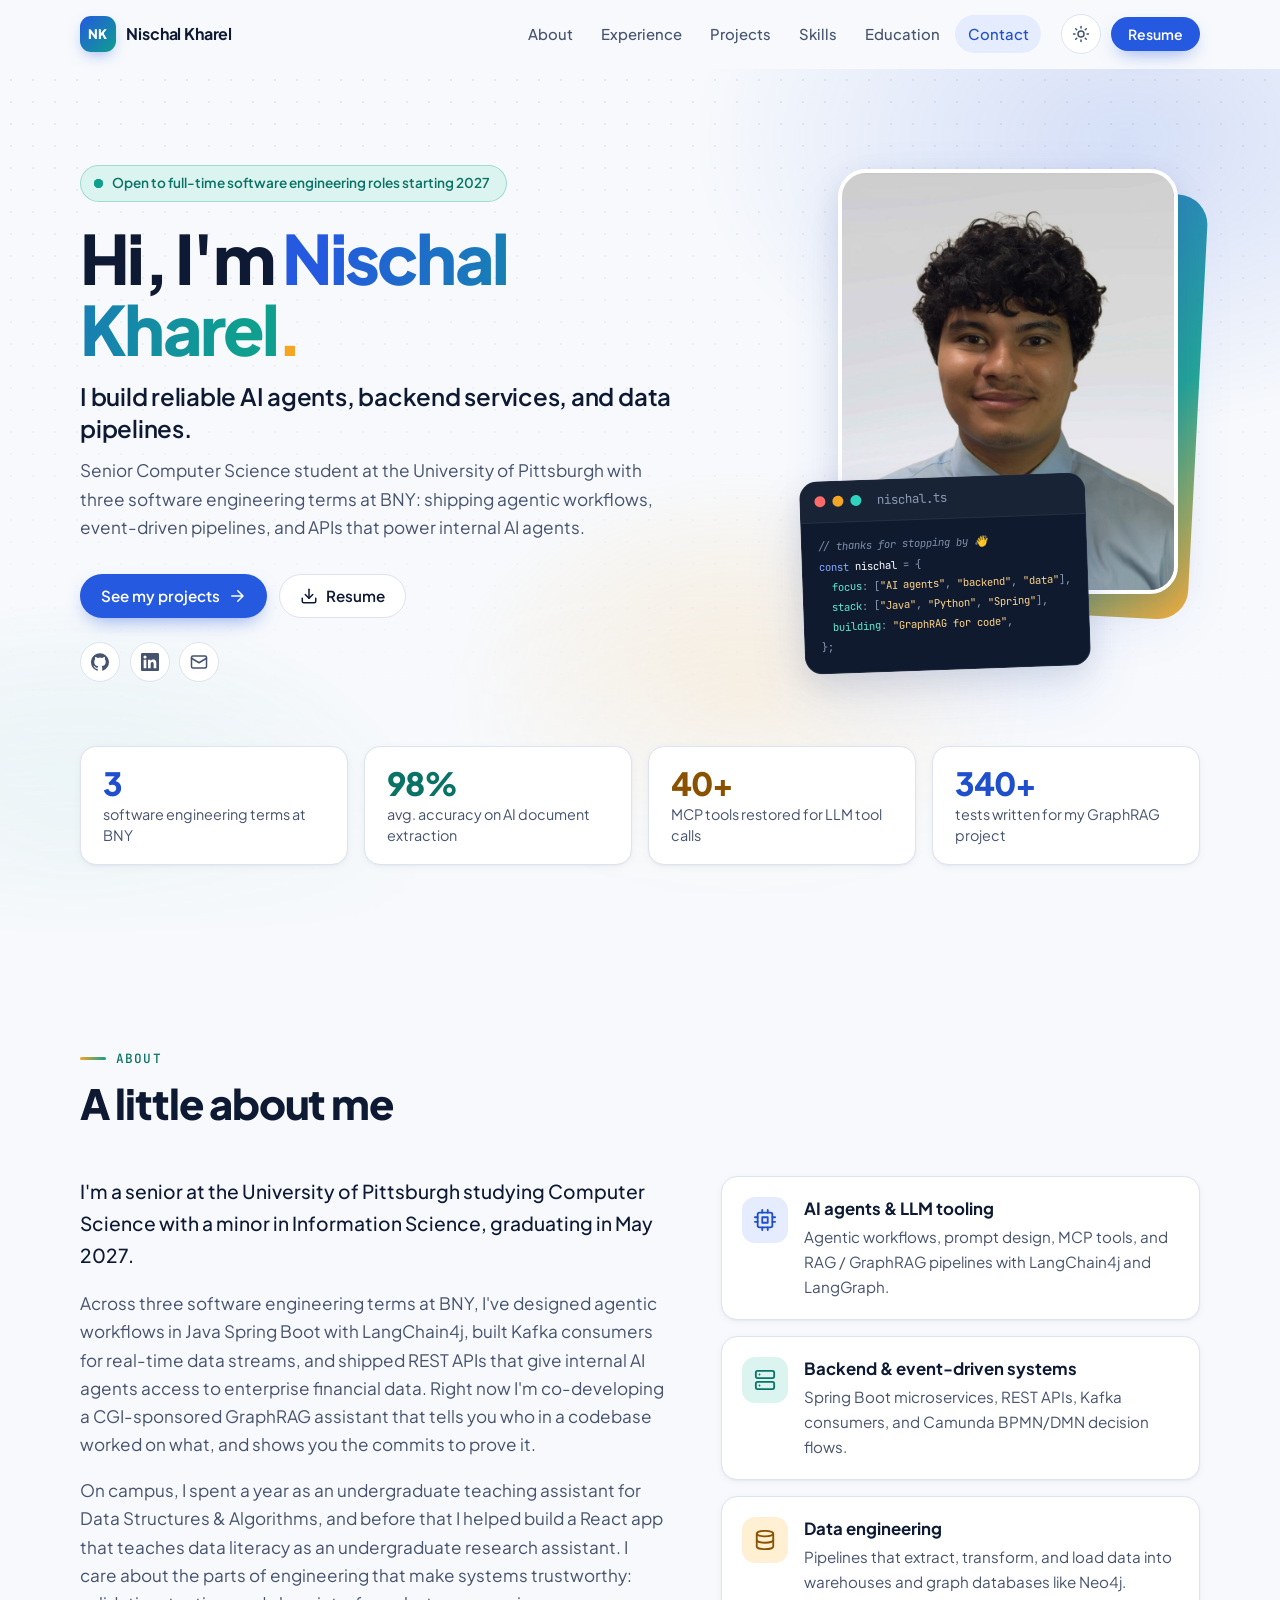
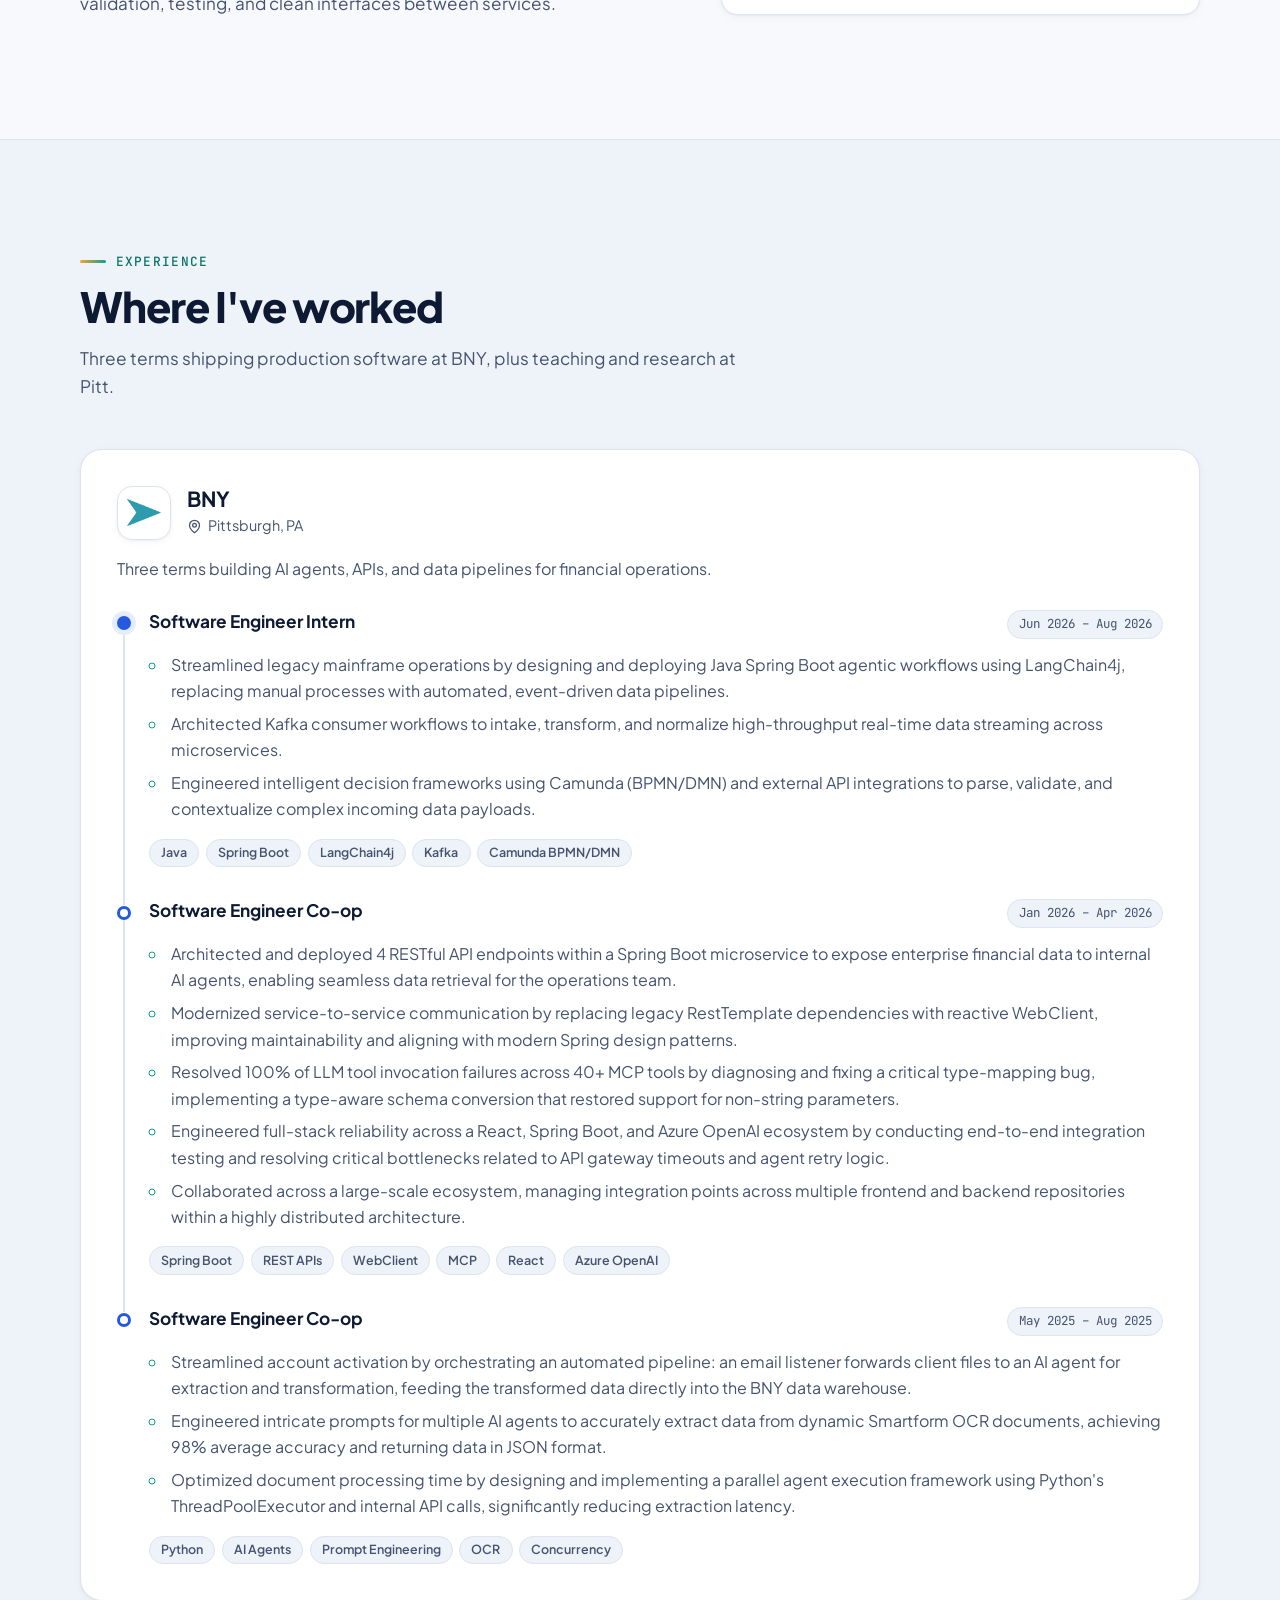
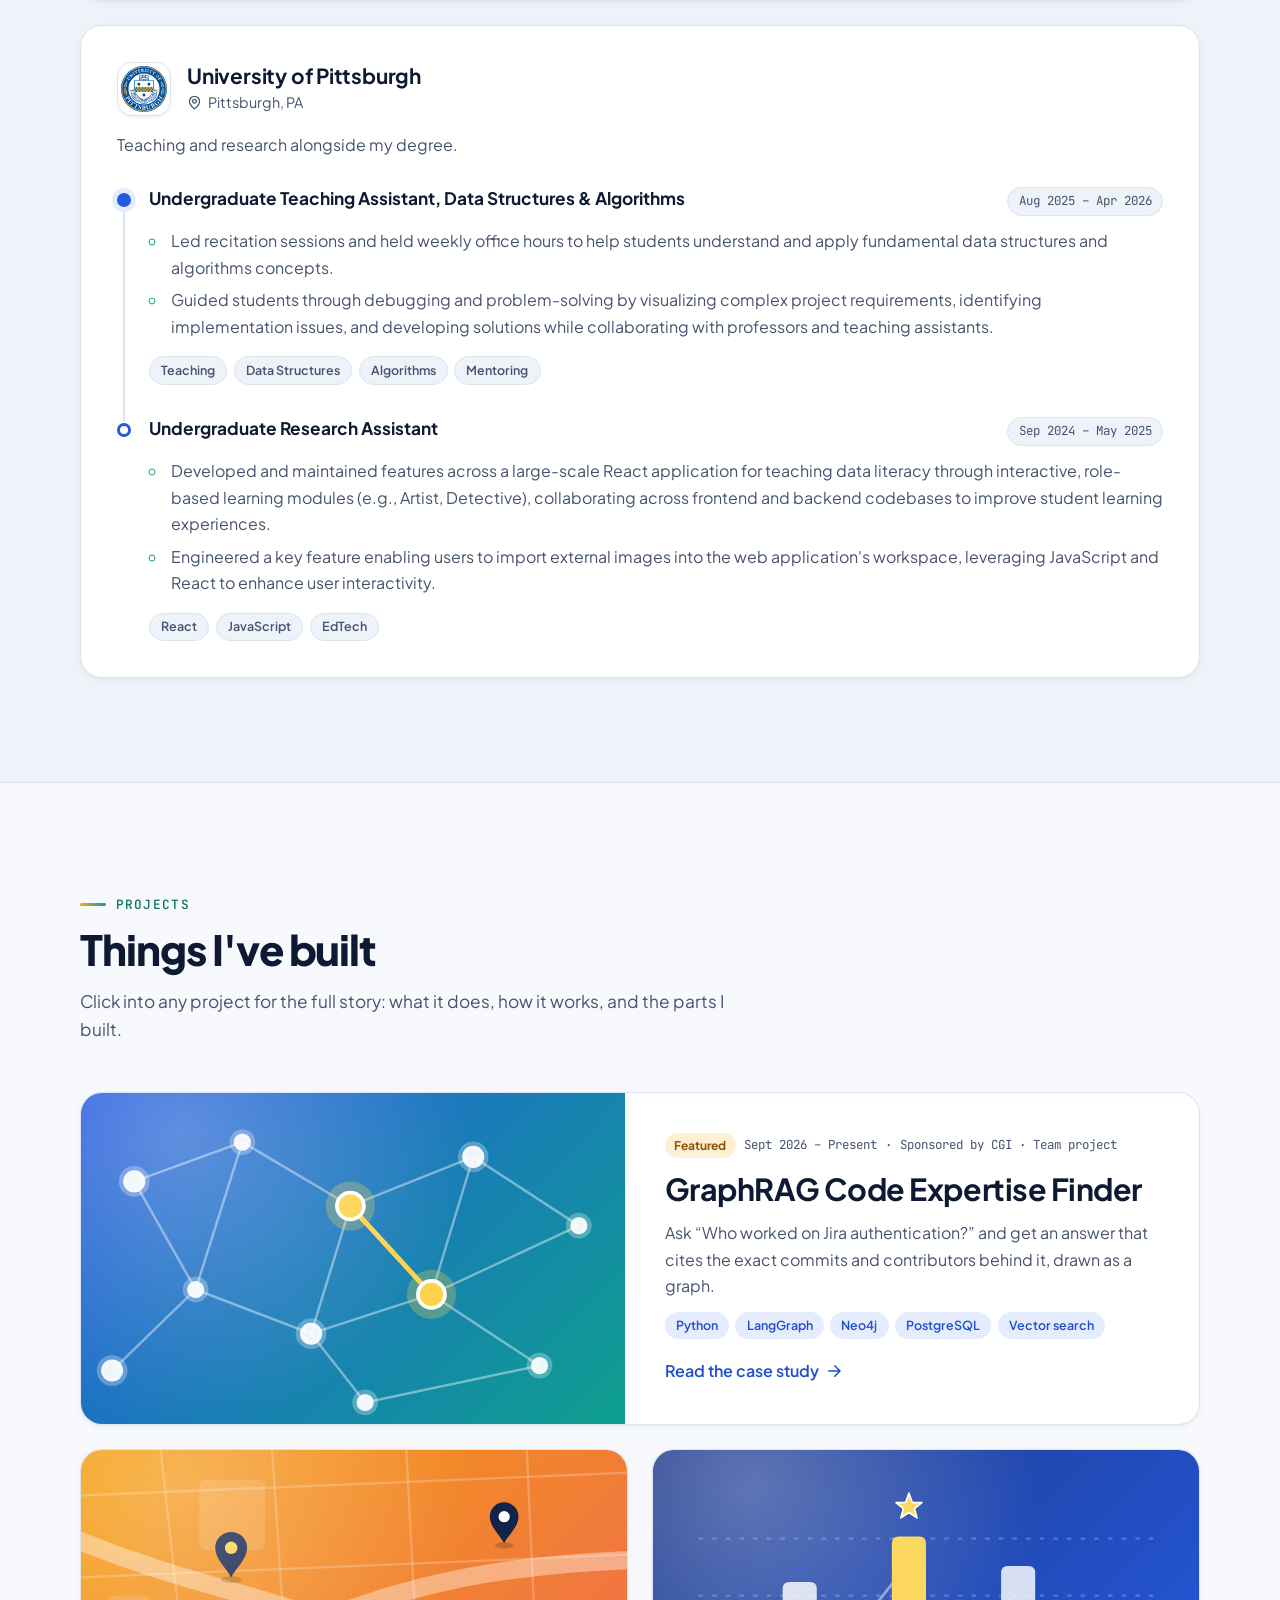
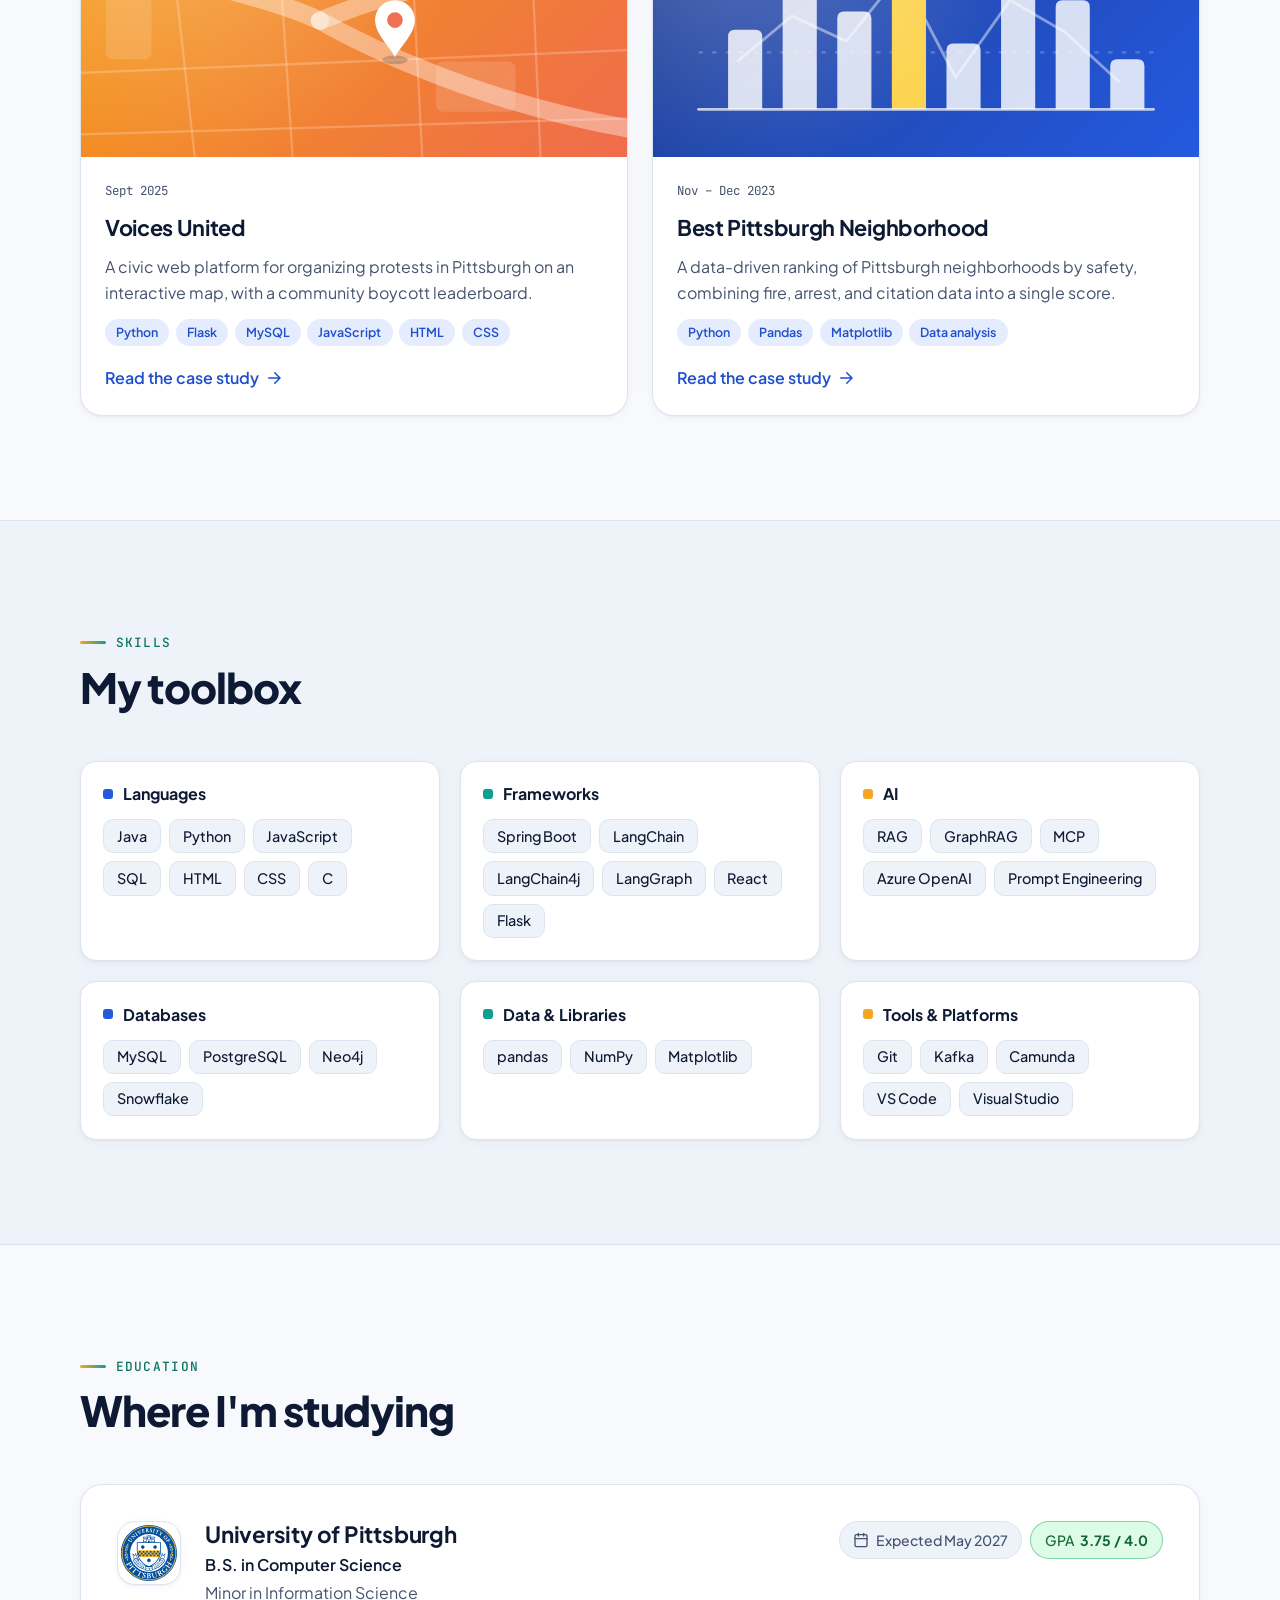
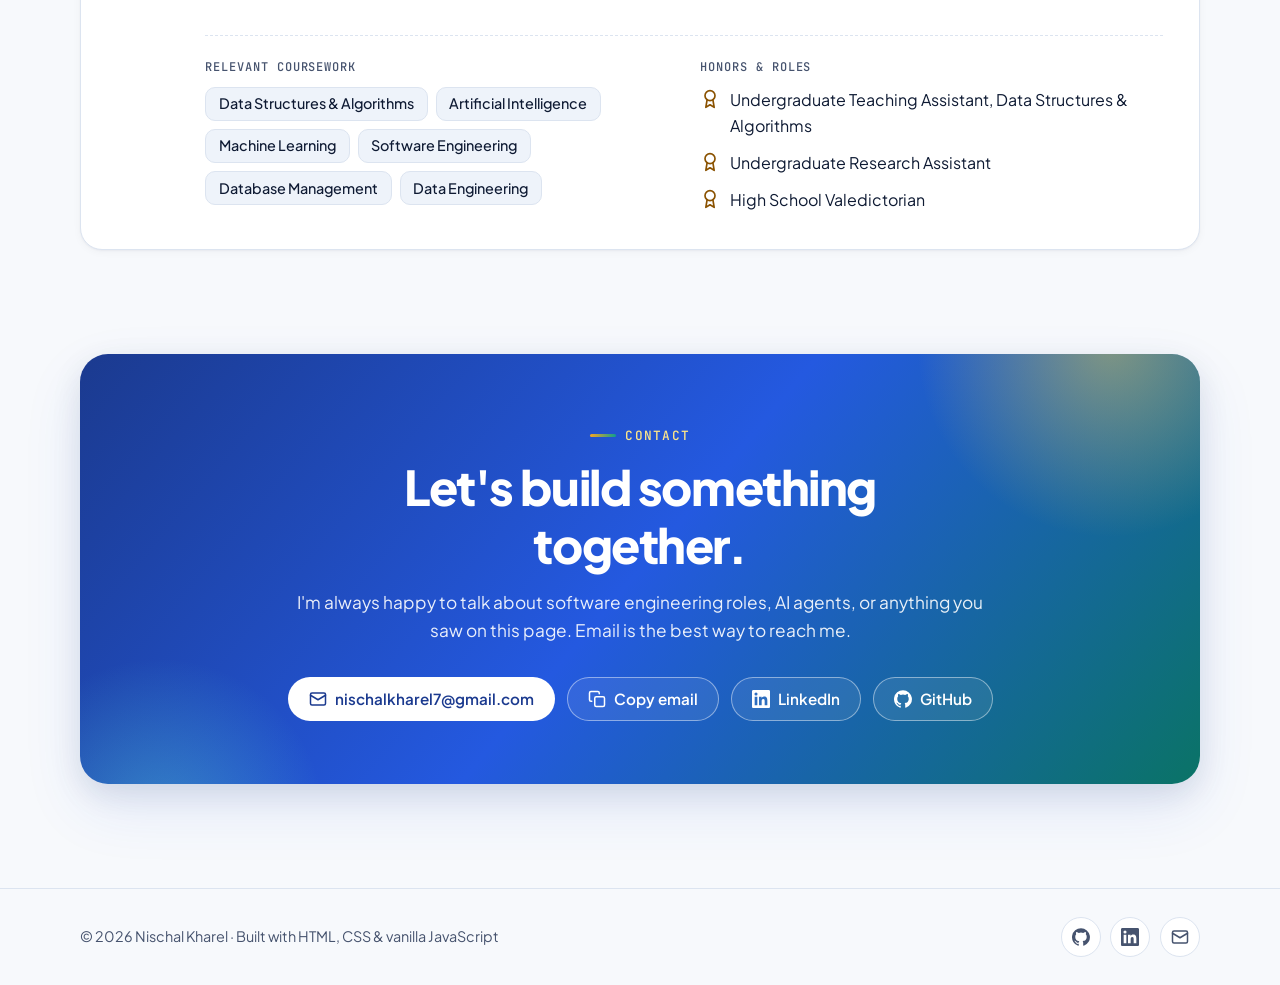
<file: index.html>
<!DOCTYPE html>
<html lang="en">
<head>
  <meta charset="UTF-8" />
  <meta name="viewport" content="width=device-width, initial-scale=1" />
  <title>Nischal Kharel · Software Engineer</title>
  <meta name="description" content="Nischal Kharel is a senior Computer Science student at the University of Pittsburgh who builds AI agents, backend services, and data pipelines. Three software engineering terms at BNY." />
  <meta name="author" content="Nischal Kharel" />
  <meta name="theme-color" content="#F7F9FC" />
  <link rel="canonical" href="https://nischal-kharel.github.io/" />

  <!-- Link previews (LinkedIn, Slack, iMessage, etc.). Image URLs must be absolute. -->
  <meta property="og:type" content="website" />
  <meta property="og:site_name" content="Nischal Kharel" />
  <meta property="og:url" content="https://nischal-kharel.github.io/" />
  <meta property="og:title" content="Nischal Kharel · Software Engineer" />
  <meta property="og:description" content="I build reliable AI agents, backend services, and data pipelines. CS @ Pitt '27 · 3 SWE terms at BNY." />
  <meta property="og:image" content="https://nischal-kharel.github.io/assets/og-image.jpg" />
  <meta property="og:image:width" content="1200" />
  <meta property="og:image:height" content="630" />
  <meta property="og:image:alt" content="Nischal Kharel, software engineer. Portfolio preview with headshot." />
  <meta name="twitter:card" content="summary_large_image" />

  <link rel="icon" href="assets/favicon.svg" type="image/svg+xml" />
  <link rel="preconnect" href="https://fonts.googleapis.com" />
  <link rel="preconnect" href="https://fonts.gstatic.com" crossorigin />
  <link href="https://fonts.googleapis.com/css2?family=JetBrains+Mono:wght@400;500&family=Plus+Jakarta+Sans:wght@400;500;600;700;800&display=swap" rel="stylesheet" />
  <link rel="stylesheet" href="css/styles.css" />

  <!-- Set the theme before first paint to avoid a light/dark flash -->
  <script>
    (function () {
      var d = document.documentElement;
      d.classList.add("js");
      try {
        var t = localStorage.getItem("theme");
        if (!t) t = window.matchMedia("(prefers-color-scheme: dark)").matches ? "dark" : "light";
        d.dataset.theme = t;
      } catch (e) {}
    })();
  </script>
  <script src="js/data.js" defer></script>
  <script src="js/common.js" defer></script>
  <script src="js/main.js" defer></script>
</head>
<body>
  <a class="skip-link" href="#main">Skip to content</a>

  <header class="site-header">
    <nav class="nav container" aria-label="Primary">
      <a class="brand" href="#top" aria-label="Nischal Kharel, back to top">
        <span class="brand-mark" aria-hidden="true">NK</span>
        <span class="brand-name">Nischal Kharel</span>
      </a>
      <button class="nav-toggle icon-btn" type="button" aria-expanded="false" aria-controls="nav-menu" aria-label="Open menu">
        <svg viewBox="0 0 24 24" fill="none" stroke="currentColor" stroke-width="2" stroke-linecap="round" aria-hidden="true"><path class="bar-top" d="M4 7h16"/><path class="bar-mid" d="M4 12h16"/><path class="bar-bot" d="M4 17h16"/></svg>
      </button>
      <div class="nav-menu" id="nav-menu">
        <ul class="nav-links">
          <li><a href="#about">About</a></li>
          <li><a href="#experience">Experience</a></li>
          <li><a href="#projects">Projects</a></li>
          <li><a href="#skills">Skills</a></li>
          <li><a href="#education">Education</a></li>
          <li><a href="#contact">Contact</a></li>
        </ul>
        <div class="nav-actions">
          <button class="icon-btn theme-toggle" type="button" data-theme-toggle aria-label="Toggle dark mode"></button>
          <a class="btn btn-primary btn-small" data-resume-link href="assets/Nischal_Kharel_Resume.pdf" target="_blank" rel="noopener">Resume</a>
        </div>
      </div>
    </nav>
  </header>

  <main id="main">
    <span id="top" class="anchor-top" aria-hidden="true"></span>

    <section class="hero" aria-label="Introduction">
      <div class="hero-bg" aria-hidden="true"></div>
      <div class="container" id="hero-content">
        <noscript>
          <h1 class="hero-title">Nischal Kharel</h1>
          <p class="hero-headline">Software engineer · CS @ University of Pittsburgh</p>
          <p>This site needs JavaScript to show its content. You can reach me at
            <a href="mailto:nischalkharel7@gmail.com">nischalkharel7@gmail.com</a> or on
            <a href="https://www.linkedin.com/in/nischalkharel5/">LinkedIn</a>.</p>
        </noscript>
      </div>
    </section>

    <section class="section" id="about" aria-labelledby="about-title">
      <div class="container">
        <header class="section-head reveal">
          <p class="eyebrow">About</p>
          <h2 class="section-title" id="about-title">A little about me</h2>
        </header>
        <div id="about-content"></div>
      </div>
    </section>

    <section class="section section-alt" id="experience" aria-labelledby="experience-title">
      <div class="container">
        <header class="section-head reveal">
          <p class="eyebrow">Experience</p>
          <h2 class="section-title" id="experience-title">Where I've worked</h2>
          <p class="section-lead">Three terms shipping production software at BNY, plus teaching and research at Pitt.</p>
        </header>
        <div class="experience-list" id="experience-list"></div>
      </div>
    </section>

    <section class="section" id="projects" aria-labelledby="projects-title">
      <div class="container">
        <header class="section-head reveal">
          <p class="eyebrow">Projects</p>
          <h2 class="section-title" id="projects-title">Things I've built</h2>
          <p class="section-lead">Click into any project for the full story: what it does, how it works, and the parts I built.</p>
        </header>
        <div class="projects-grid" id="projects-grid"></div>
      </div>
    </section>

    <section class="section section-alt" id="skills" aria-labelledby="skills-title">
      <div class="container">
        <header class="section-head reveal">
          <p class="eyebrow">Skills</p>
          <h2 class="section-title" id="skills-title">My toolbox</h2>
        </header>
        <div class="skills-grid" id="skills-grid"></div>
      </div>
    </section>

    <section class="section" id="education" aria-labelledby="education-title">
      <div class="container">
        <header class="section-head reveal">
          <p class="eyebrow">Education</p>
          <h2 class="section-title" id="education-title">Where I'm studying</h2>
        </header>
        <div id="education-card"></div>
      </div>
    </section>

    <section class="section section-contact" id="contact" aria-labelledby="contact-title">
      <div class="container" id="contact-content"></div>
    </section>
  </main>

  <footer class="site-footer" id="site-footer"></footer>
</body>
</html>
</file>
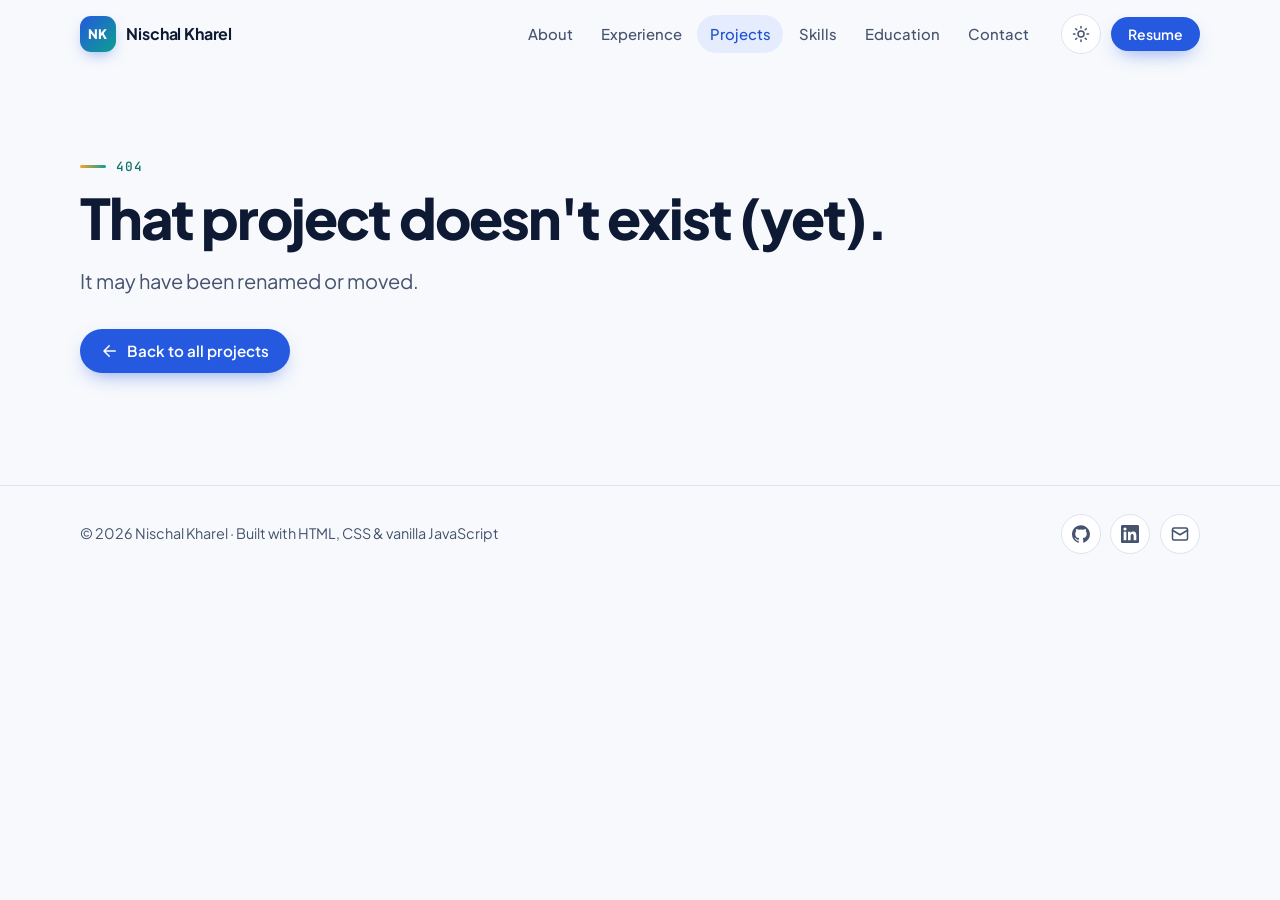
<file: project.html>
<!DOCTYPE html>
<html lang="en">
<head>
  <meta charset="UTF-8" />
  <meta name="viewport" content="width=device-width, initial-scale=1" />
  <title>Project · Nischal Kharel</title>
  <meta name="description" content="A project by Nischal Kharel, software engineer and CS student at the University of Pittsburgh." />
  <meta name="author" content="Nischal Kharel" />
  <meta name="theme-color" content="#F7F9FC" />

  <!-- Link previews. Crawlers don't run JS, so these stay generic for every project. -->
  <meta property="og:type" content="website" />
  <meta property="og:site_name" content="Nischal Kharel" />
  <meta property="og:title" content="Project case study · Nischal Kharel" />
  <meta property="og:description" content="A project by Nischal Kharel, software engineer and CS student at the University of Pittsburgh." />
  <meta property="og:image" content="https://nischal-kharel.github.io/assets/og-image.jpg" />
  <meta property="og:image:width" content="1200" />
  <meta property="og:image:height" content="630" />
  <meta property="og:image:alt" content="Nischal Kharel, software engineer. Portfolio preview with headshot." />
  <meta name="twitter:card" content="summary_large_image" />

  <link rel="icon" href="assets/favicon.svg" type="image/svg+xml" />
  <link rel="preconnect" href="https://fonts.googleapis.com" />
  <link rel="preconnect" href="https://fonts.gstatic.com" crossorigin />
  <link href="https://fonts.googleapis.com/css2?family=JetBrains+Mono:wght@400;500&family=Plus+Jakarta+Sans:wght@400;500;600;700;800&display=swap" rel="stylesheet" />
  <link rel="stylesheet" href="css/styles.css" />

  <script>
    (function () {
      var d = document.documentElement;
      d.classList.add("js");
      try {
        var t = localStorage.getItem("theme");
        if (!t) t = window.matchMedia("(prefers-color-scheme: dark)").matches ? "dark" : "light";
        d.dataset.theme = t;
      } catch (e) {}
    })();
  </script>
  <script src="js/data.js" defer></script>
  <script src="js/common.js" defer></script>
  <script src="js/project.js" defer></script>
</head>
<body>
  <a class="skip-link" href="#main">Skip to content</a>

  <header class="site-header">
    <nav class="nav container" aria-label="Primary">
      <a class="brand" href="index.html" aria-label="Nischal Kharel, home">
        <span class="brand-mark" aria-hidden="true">NK</span>
        <span class="brand-name">Nischal Kharel</span>
      </a>
      <button class="nav-toggle icon-btn" type="button" aria-expanded="false" aria-controls="nav-menu" aria-label="Open menu">
        <svg viewBox="0 0 24 24" fill="none" stroke="currentColor" stroke-width="2" stroke-linecap="round" aria-hidden="true"><path class="bar-top" d="M4 7h16"/><path class="bar-mid" d="M4 12h16"/><path class="bar-bot" d="M4 17h16"/></svg>
      </button>
      <div class="nav-menu" id="nav-menu">
        <ul class="nav-links">
          <li><a href="index.html#about">About</a></li>
          <li><a href="index.html#experience">Experience</a></li>
          <li><a href="index.html#projects" class="is-active">Projects</a></li>
          <li><a href="index.html#skills">Skills</a></li>
          <li><a href="index.html#education">Education</a></li>
          <li><a href="index.html#contact">Contact</a></li>
        </ul>
        <div class="nav-actions">
          <button class="icon-btn theme-toggle" type="button" data-theme-toggle aria-label="Toggle dark mode"></button>
          <a class="btn btn-primary btn-small" data-resume-link href="assets/Nischal_Kharel_Resume.pdf" target="_blank" rel="noopener">Resume</a>
        </div>
      </div>
    </nav>
  </header>

  <main id="main">
    <div id="case">
      <noscript>
        <div class="container case">
          <p>This page needs JavaScript to show project details. <a href="index.html">Back to home</a>.</p>
        </div>
      </noscript>
    </div>
  </main>

  <footer class="site-footer" id="site-footer"></footer>
</body>
</html>
</file>
<file: css/styles.css>
/* ==========================================================================
   COLOR SYSTEM: "Clear Sky & Sunrise"
   --------------------------------------------------------------------------
   Blue  (primary): trust, competence, reliability. The most-trusted color
                    in corporate & finance branding.
   Teal  (accent):  growth, balance, calm confidence.
   Amber (warm):    optimism, energy, approachability. Used sparingly for
                    highlights so it reads as warmth, not warning.
   Navy  (ink):     softer than pure black; professional and easy to read.
   All text colors meet WCAG AA contrast (4.5:1) on their backgrounds.
   ========================================================================== */
:root {
  --bg: #F7F9FC;
  --bg-elev: #FFFFFF;
  --bg-soft: #EEF3FA;
  --border: #DCE4F0;
  --text: #0E1A33;
  --text-muted: #46536E;

  --primary: #2459E0;
  --primary-hover: #1B47BD;
  --primary-text: #1F4FCC;
  --primary-soft: #E4ECFE;
  --on-primary: #FFFFFF;

  --teal: #0E9F8E;
  --teal-text: #0A7366;
  --teal-soft: #DCF4F0;

  --sun: #F5A524;
  --sun-text: #8A5200;
  --sun-soft: #FFF0D4;

  /* Green = "strong / good" (used for GPA) */
  --success: #16A34A;
  --success-text: #166534;
  --success-soft: #DCFCE7;

  --focus: #2459E0;

  --glow-1: rgba(36, 89, 224, 0.16);
  --glow-2: rgba(14, 159, 142, 0.14);
  --glow-3: rgba(245, 165, 36, 0.16);
  --dot: rgba(14, 26, 51, 0.07);

  --shadow-sm: 0 1px 2px rgba(14, 26, 51, 0.04), 0 2px 8px rgba(14, 26, 51, 0.04);
  --shadow-md: 0 4px 12px rgba(14, 26, 51, 0.06), 0 12px 32px rgba(14, 26, 51, 0.06);
  --shadow-lg: 0 10px 30px rgba(14, 26, 51, 0.10), 0 24px 60px rgba(36, 89, 224, 0.10);

  --font-sans: "Plus Jakarta Sans", ui-sans-serif, system-ui, -apple-system, "Segoe UI", Roboto, sans-serif;
  --font-mono: "JetBrains Mono", ui-monospace, SFMono-Regular, Menlo, Consolas, monospace;

  --radius: 16px;
  --radius-lg: 22px;
  --header-h: 68px;

  color-scheme: light;
}

[data-theme="dark"] {
  --bg: #0A1120;
  --bg-elev: #111B2F;
  --bg-soft: #0D1628;
  --border: #22304A;
  --text: #E7EDF8;
  --text-muted: #A3B1CB;

  --primary: #6E9BFF;
  --primary-hover: #8DB1FF;
  --primary-text: #8DB1FF;
  --primary-soft: #172848;
  --on-primary: #0A1120;

  --teal: #2DD4BF;
  --teal-text: #5EEAD4;
  --teal-soft: #0F2E33;

  --sun: #FBBF24;
  --sun-text: #FCD34D;
  --sun-soft: #2E2510;

  --success: #4ADE80;
  --success-text: #86EFAC;
  --success-soft: #0E2A1A;

  --focus: #8DB1FF;

  --glow-1: rgba(110, 155, 255, 0.18);
  --glow-2: rgba(45, 212, 191, 0.12);
  --glow-3: rgba(251, 191, 36, 0.10);
  --dot: rgba(231, 237, 248, 0.06);

  --shadow-sm: 0 1px 2px rgba(0, 0, 0, 0.3);
  --shadow-md: 0 8px 24px rgba(0, 0, 0, 0.35);
  --shadow-lg: 0 16px 48px rgba(0, 0, 0, 0.45);

  color-scheme: dark;
}

/* ==========================================================================
   Base
   ========================================================================== */
*,
*::before,
*::after {
  box-sizing: border-box;
}

html {
  scroll-behavior: smooth;
  scroll-padding-top: calc(var(--header-h) + 12px);
  -webkit-text-size-adjust: 100%;
}

body {
  margin: 0;
  font-family: var(--font-sans);
  font-size: 1rem;
  line-height: 1.65;
  color: var(--text);
  background: var(--bg);
  -webkit-font-smoothing: antialiased;
  -moz-osx-font-smoothing: grayscale;
  transition: background-color 0.25s ease, color 0.25s ease;
}

h1, h2, h3, h4 {
  line-height: 1.2;
  color: var(--text);
}

img,
svg {
  display: block;
  max-width: 100%;
}

a {
  color: var(--primary-text);
  text-decoration: none;
}

a:hover {
  text-decoration: underline;
  text-underline-offset: 3px;
}

:focus-visible {
  outline: 3px solid var(--focus);
  outline-offset: 3px;
  border-radius: 6px;
}

::selection {
  background: var(--sun);
  color: #0E1A33;
}

code {
  font-family: var(--font-mono);
  font-size: 0.9em;
}

.container {
  width: min(1120px, 100% - 2.5rem);
  margin-inline: auto;
}

.sr-only {
  position: absolute;
  width: 1px;
  height: 1px;
  padding: 0;
  margin: -1px;
  overflow: hidden;
  clip: rect(0, 0, 0, 0);
  white-space: nowrap;
  border: 0;
}

.skip-link {
  position: absolute;
  left: 1rem;
  top: -100px;
  z-index: 100;
  padding: 0.6rem 1rem;
  border-radius: 10px;
  background: var(--primary);
  color: var(--on-primary);
  font-weight: 600;
}

.skip-link:focus {
  top: 1rem;
}

.anchor-top {
  position: absolute;
  top: 0;
}

/* ==========================================================================
   Buttons, chips, tags
   ========================================================================== */
.btn {
  display: inline-flex;
  align-items: center;
  justify-content: center;
  gap: 0.5rem;
  padding: 0.75rem 1.25rem;
  border: 1px solid transparent;
  border-radius: 999px;
  font: inherit;
  font-size: 0.95rem;
  font-weight: 600;
  line-height: 1.2;
  cursor: pointer;
  white-space: nowrap;
  text-decoration: none !important;
  transition: transform 0.15s ease, box-shadow 0.2s ease, background-color 0.2s ease, border-color 0.2s ease, color 0.2s ease;
}

.btn svg {
  width: 18px;
  height: 18px;
  flex: none;
}

.btn:active {
  transform: translateY(1px);
}

.btn-primary {
  background: var(--primary);
  color: var(--on-primary);
  box-shadow: 0 8px 20px -8px rgba(36, 89, 224, 0.6);
}

.btn-primary:hover {
  background: var(--primary-hover);
  transform: translateY(-1px);
}

.btn-ghost {
  background: var(--bg-elev);
  border-color: var(--border);
  color: var(--text);
}

.btn-ghost:hover {
  border-color: var(--primary);
  color: var(--primary-text);
}

.btn-small {
  padding: 0.5rem 1rem;
  font-size: 0.875rem;
}

.btn-light {
  background: #FFFFFF;
  color: #1B3A8F;
}

.btn-light:hover {
  background: #FFF6E3;
  transform: translateY(-1px);
}

.btn-outline-light {
  background: rgba(255, 255, 255, 0.08);
  border-color: rgba(255, 255, 255, 0.45);
  color: #FFFFFF;
}

.btn-outline-light:hover {
  background: rgba(255, 255, 255, 0.18);
  border-color: #FFFFFF;
}

.icon-btn {
  display: inline-grid;
  place-items: center;
  width: 40px;
  height: 40px;
  padding: 0;
  border: 1px solid var(--border);
  border-radius: 999px;
  background: var(--bg-elev);
  color: var(--text-muted);
  cursor: pointer;
  transition: color 0.2s ease, border-color 0.2s ease, transform 0.15s ease;
}

.icon-btn:hover {
  color: var(--primary-text);
  border-color: var(--primary);
  text-decoration: none;
  transform: translateY(-1px);
}

.icon-btn svg {
  width: 18px;
  height: 18px;
}

.tags {
  display: flex;
  flex-wrap: wrap;
  gap: 0.4rem;
  margin: 0;
  padding: 0;
  list-style: none;
}

.tag {
  padding: 0.28rem 0.7rem;
  border-radius: 999px;
  background: var(--primary-soft);
  color: var(--primary-text);
  font-size: 0.78rem;
  font-weight: 600;
  line-height: 1.4;
}

.tags-neutral .tag {
  background: var(--bg-soft);
  color: var(--text-muted);
  border: 1px solid var(--border);
}

.chips {
  display: flex;
  flex-wrap: wrap;
  gap: 0.5rem;
  margin: 0;
  padding: 0;
  list-style: none;
}

.chip {
  padding: 0.4rem 0.8rem;
  border: 1px solid var(--border);
  border-radius: 10px;
  background: var(--bg-soft);
  font-size: 0.9rem;
  font-weight: 500;
  line-height: 1.35;
}

.mini-label {
  margin: 0 0 0.8rem;
  font-family: var(--font-mono);
  font-size: 0.75rem;
  font-weight: 500;
  letter-spacing: 0.08em;
  text-transform: uppercase;
  color: var(--text-muted);
}

/* ==========================================================================
   Header / navigation
   ========================================================================== */
.site-header {
  position: sticky;
  top: 0;
  z-index: 50;
  background: var(--bg);
  background: color-mix(in srgb, var(--bg) 82%, transparent);
  -webkit-backdrop-filter: saturate(1.4) blur(14px);
  backdrop-filter: saturate(1.4) blur(14px);
  border-bottom: 1px solid transparent;
  transition: border-color 0.2s ease, box-shadow 0.2s ease;
}

.site-header.is-scrolled {
  border-bottom-color: var(--border);
  box-shadow: var(--shadow-sm);
}

.nav {
  display: flex;
  align-items: center;
  justify-content: space-between;
  gap: 1rem;
  height: var(--header-h);
}

.brand {
  display: inline-flex;
  align-items: center;
  gap: 0.65rem;
  /* 44px touch target around the 36px mark, without shifting the layout */
  padding: 4px;
  margin: -4px;
  border-radius: 14px;
  color: var(--text);
  font-weight: 700;
  letter-spacing: -0.01em;
}

.brand:hover {
  text-decoration: none;
}

.brand-mark {
  display: grid;
  place-items: center;
  width: 36px;
  height: 36px;
  border-radius: 11px;
  background: linear-gradient(135deg, #2459E0, #0E9F8E);
  color: #FFFFFF;
  font-size: 0.82rem;
  font-weight: 800;
  letter-spacing: 0.03em;
  box-shadow: 0 6px 16px -6px rgba(36, 89, 224, 0.6);
}

.nav-menu {
  display: flex;
  align-items: center;
  gap: 1.25rem;
}

.nav-links {
  display: flex;
  gap: 0.15rem;
  margin: 0;
  padding: 0;
  list-style: none;
}

.nav-links a {
  display: block;
  padding: 0.45rem 0.8rem;
  border-radius: 999px;
  color: var(--text-muted);
  font-size: 0.93rem;
  font-weight: 500;
  transition: color 0.2s ease, background-color 0.2s ease;
}

.nav-links a:hover {
  color: var(--text);
  background: var(--bg-soft);
  text-decoration: none;
}

.nav-links a.is-active {
  color: var(--primary-text);
  background: var(--primary-soft);
}

.nav-actions {
  display: flex;
  align-items: center;
  gap: 0.6rem;
}

.theme-toggle .icon-moon,
[data-theme="dark"] .theme-toggle .icon-sun {
  display: none;
}

[data-theme="dark"] .theme-toggle .icon-moon {
  display: block;
}

.nav-toggle {
  display: none;
}

.nav-toggle path {
  transition: transform 0.25s ease, opacity 0.2s ease;
  transform-origin: center;
}

.nav-toggle[aria-expanded="true"] .bar-top {
  transform: translateY(5px) rotate(45deg);
}

.nav-toggle[aria-expanded="true"] .bar-mid {
  opacity: 0;
}

.nav-toggle[aria-expanded="true"] .bar-bot {
  transform: translateY(-5px) rotate(-45deg);
}

@media (max-width: 920px) {
  .nav-toggle {
    display: inline-grid;
  }

  .nav-menu {
    position: absolute;
    top: var(--header-h);
    left: 0;
    right: 0;
    display: none;
    flex-direction: column;
    align-items: stretch;
    gap: 1rem;
    padding: 1rem 1.25rem 1.5rem;
    background: var(--bg-elev);
    border-bottom: 1px solid var(--border);
    box-shadow: var(--shadow-md);
  }

  .nav-menu.is-open {
    display: flex;
  }

  .nav-links {
    flex-direction: column;
  }

  .nav-links a {
    padding: 0.7rem 0.9rem;
    border-radius: 12px;
    font-size: 1rem;
  }

  .nav-actions {
    justify-content: space-between;
    padding-top: 0.75rem;
    border-top: 1px solid var(--border);
  }
}

/* ==========================================================================
   Sections
   ========================================================================== */
.section {
  padding: clamp(4rem, 9vw, 6.5rem) 0;
}

.section-alt {
  background: var(--bg-soft);
  border-block: 1px solid var(--border);
}

.section-head {
  max-width: 680px;
  margin-bottom: clamp(2rem, 4vw, 3rem);
}

.eyebrow {
  display: inline-flex;
  align-items: center;
  gap: 0.6rem;
  margin: 0;
  font-family: var(--font-mono);
  font-size: 0.8rem;
  font-weight: 500;
  letter-spacing: 0.1em;
  text-transform: uppercase;
  color: var(--teal-text);
}

.eyebrow::before {
  content: "";
  width: 26px;
  height: 3px;
  border-radius: 3px;
  background: linear-gradient(90deg, var(--sun), var(--teal));
}

.section-title {
  margin: 0.6rem 0 0.75rem;
  font-size: clamp(1.9rem, 3.6vw, 2.6rem);
  font-weight: 800;
  letter-spacing: -0.025em;
}

.section-lead {
  margin: 0;
  color: var(--text-muted);
  font-size: 1.08rem;
}

/* ==========================================================================
   Hero
   ========================================================================== */
.hero {
  position: relative;
  overflow: hidden;
  padding: clamp(3rem, 8vw, 6rem) 0 clamp(3rem, 6vw, 4.5rem);
}

.hero > .container {
  position: relative;
}

.hero-bg {
  position: absolute;
  inset: 0;
  background:
    radial-gradient(620px 420px at 88% 8%, var(--glow-1), transparent 70%),
    radial-gradient(520px 380px at 6% 92%, var(--glow-2), transparent 70%),
    radial-gradient(420px 320px at 58% 72%, var(--glow-3), transparent 70%);
  -webkit-mask-image: linear-gradient(to bottom, #000 60%, transparent 100%);
  mask-image: linear-gradient(to bottom, #000 60%, transparent 100%);
  pointer-events: none;
}

.hero-bg::after {
  content: "";
  position: absolute;
  inset: 0;
  background-image: radial-gradient(var(--dot) 1.2px, transparent 1.2px);
  background-size: 22px 22px;
  -webkit-mask-image: linear-gradient(to bottom, #000 0%, transparent 85%);
  mask-image: linear-gradient(to bottom, #000 0%, transparent 85%);
}

.hero-grid {
  display: grid;
  grid-template-columns: minmax(0, 1.15fr) minmax(0, 0.85fr);
  align-items: center;
  gap: clamp(2rem, 5vw, 4rem);
}

.status-pill {
  display: inline-flex;
  align-items: center;
  gap: 0.6rem;
  margin: 0;
  padding: 0.4rem 0.95rem 0.4rem 0.8rem;
  border: 1px solid color-mix(in srgb, var(--teal) 30%, transparent);
  border-radius: 999px;
  background: var(--teal-soft);
  color: var(--teal-text);
  font-size: 0.85rem;
  font-weight: 600;
}

.pulse {
  position: relative;
  width: 9px;
  height: 9px;
  border-radius: 50%;
  background: var(--teal);
}

.pulse::after {
  content: "";
  position: absolute;
  inset: 0;
  border-radius: 50%;
  background: var(--teal);
  animation: ping 2s cubic-bezier(0, 0, 0.2, 1) infinite;
}

@keyframes ping {
  75%, 100% {
    transform: scale(2.6);
    opacity: 0;
  }
}

.hero-title {
  margin: 1.25rem 0 1rem;
  font-size: clamp(2.5rem, 6.2vw, 4.25rem);
  font-weight: 800;
  line-height: 1.04;
  letter-spacing: -0.04em;
}

.grad-text {
  background: linear-gradient(100deg, var(--primary) 10%, var(--teal) 90%);
  -webkit-background-clip: text;
  background-clip: text;
  color: transparent;
}

.accent-dot {
  margin-left: -0.02em;
  color: var(--sun);
}

.hero-headline {
  margin: 0 0 0.75rem;
  font-size: clamp(1.2rem, 2.3vw, 1.5rem);
  font-weight: 600;
  line-height: 1.35;
  letter-spacing: -0.01em;
}

.hero-intro {
  max-width: 56ch;
  margin: 0;
  color: var(--text-muted);
  font-size: 1.075rem;
}

.hero-ctas {
  display: flex;
  flex-wrap: wrap;
  gap: 0.75rem;
  margin-top: 2rem;
}

.social-row {
  display: flex;
  gap: 0.6rem;
  margin: 1.5rem 0 0;
  padding: 0;
  list-style: none;
}

/* Code card */
.code-card {
  margin: 0;
  overflow: hidden;
  border: 1px solid rgba(255, 255, 255, 0.08);
  border-radius: 18px;
  background: #0F1A2E;
  color: #D7E0F0;
  box-shadow: var(--shadow-lg);
  transform: perspective(1200px) rotateY(-6deg) rotateX(2deg);
  transition: transform 0.5s ease;
}

.code-card:hover {
  transform: none;
}

.code-card-bar {
  display: flex;
  align-items: center;
  gap: 0.45rem;
  padding: 0.8rem 1rem;
  background: rgba(255, 255, 255, 0.04);
  border-bottom: 1px solid rgba(255, 255, 255, 0.06);
}

.dot {
  width: 11px;
  height: 11px;
  border-radius: 50%;
}

.dot-r { background: #FF6B6B; }
.dot-y { background: #F5A524; }
.dot-g { background: #2DD4BF; }

.code-card-file {
  margin-left: 0.5rem;
  color: #8B9AB5;
  font-family: var(--font-mono);
  font-size: 0.78rem;
}

.code-card pre {
  margin: 0;
  padding: 1.25rem 1.4rem 1.4rem;
  overflow-x: auto;
  font-family: var(--font-mono);
  font-size: 0.86rem;
  line-height: 1.8;
}

/* Headshot with a gradient backdrop; the code card overlaps its bottom edge */
.hero-visual {
  display: flex;
  justify-content: flex-end;
}

.portrait-wrap {
  position: relative;
  width: min(340px, 100% - 58px);
  /* room for the backdrop offset (right) and the card overhang (left/bottom) */
  margin: 0 22px 84px 36px;
}

.portrait-backdrop {
  position: absolute;
  inset: 0;
  border-radius: 30px;
  background: linear-gradient(140deg, var(--primary) 0%, var(--teal) 65%, var(--sun) 100%);
  opacity: 0.9;
  transform: translate(20px, 18px) rotate(3deg);
}

.portrait {
  position: relative;
  width: 100%;
  height: auto;
  aspect-ratio: 4 / 5;
  object-fit: cover;
  border: 4px solid var(--bg-elev);
  border-radius: 28px;
  background: var(--bg-soft);
  box-shadow: var(--shadow-lg);
}

.code-card.is-floating {
  position: absolute;
  z-index: 1;
  left: -36px;
  bottom: -76px; /* keeps the card's top edge below the chin (photo is ~65% face) */
  width: max-content;
  max-width: calc(100% + 36px);
  transform: rotate(-2deg);
}

.code-card.is-floating:hover {
  transform: rotate(0deg);
}

.code-card.is-floating .code-card-bar {
  padding: 0.6rem 0.85rem;
}

.code-card.is-floating pre {
  overflow: hidden;
  padding: 0.85rem 1rem 1rem;
  font-size: 0.74rem;
  line-height: 1.7;
}

.tok-com { color: #7F8EA9; font-style: italic; }
.tok-kw { color: #82AAFF; }
.tok-var { color: #FFFFFF; }
.tok-key { color: #5EEAD4; }
.tok-str { color: #FCD38A; }
.tok-punc { color: #8B9AB5; }

/* Stats */
.stats {
  display: grid;
  grid-template-columns: repeat(4, minmax(0, 1fr));
  gap: 1rem;
  margin: clamp(2.5rem, 6vw, 4rem) 0 0;
  padding: 0;
  list-style: none;
}

.stat {
  display: flex;
  flex-direction: column;
  gap: 0.2rem;
  padding: 1.2rem 1.35rem;
  border: 1px solid var(--border);
  border-radius: var(--radius);
  background: var(--bg-elev);
  box-shadow: var(--shadow-sm);
}

.stat-value {
  font-size: 2rem;
  font-weight: 800;
  line-height: 1.1;
  letter-spacing: -0.03em;
  color: var(--primary-text);
}

.stat:nth-child(4n + 2) .stat-value { color: var(--teal-text); }
.stat:nth-child(4n + 3) .stat-value { color: var(--sun-text); }

.stat-label {
  color: var(--text-muted);
  font-size: 0.9rem;
  line-height: 1.4;
}

/* ==========================================================================
   About
   ========================================================================== */
.about-grid {
  display: grid;
  grid-template-columns: minmax(0, 1.1fr) minmax(0, 0.9fr);
  gap: clamp(2rem, 5vw, 3.5rem);
  align-items: start;
}

.about-copy p {
  margin: 0 0 1.1rem;
  color: var(--text-muted);
  font-size: 1.07rem;
}

.about-copy p:first-child {
  color: var(--text);
  font-size: 1.2rem;
  font-weight: 500;
}

.focus-list {
  display: grid;
  gap: 1rem;
  margin: 0;
  padding: 0;
  list-style: none;
}

.focus-card {
  display: flex;
  gap: 1rem;
  padding: 1.25rem;
  border: 1px solid var(--border);
  border-radius: var(--radius);
  background: var(--bg-elev);
  box-shadow: var(--shadow-sm);
}

.focus-icon {
  display: grid;
  flex: none;
  place-items: center;
  width: 46px;
  height: 46px;
  border-radius: 13px;
  background: var(--primary-soft);
  color: var(--primary-text);
}

.focus-icon svg {
  width: 22px;
  height: 22px;
}

.focus-card:nth-child(3n + 2) .focus-icon {
  background: var(--teal-soft);
  color: var(--teal-text);
}

.focus-card:nth-child(3n + 3) .focus-icon {
  background: var(--sun-soft);
  color: var(--sun-text);
}

.focus-card h3 {
  margin: 0.1rem 0 0.3rem;
  font-size: 1.05rem;
}

.focus-card p {
  margin: 0;
  color: var(--text-muted);
  font-size: 0.95rem;
}

/* ==========================================================================
   Experience
   ========================================================================== */
.experience-list {
  display: grid;
  gap: 1.5rem;
}

.org {
  padding: clamp(1.25rem, 3.5vw, 2.25rem);
  border: 1px solid var(--border);
  border-radius: var(--radius-lg);
  background: var(--bg-elev);
  box-shadow: var(--shadow-sm);
}

.org-head {
  display: flex;
  align-items: center;
  gap: 1rem;
}

.org-logo {
  display: grid;
  flex: none;
  place-items: center;
  width: 54px;
  height: 54px;
  border-radius: 15px;
  background: var(--logo-bg);
  color: var(--logo-fg);
  font-size: 0.85rem;
  font-weight: 800;
  letter-spacing: 0.02em;
}

/* Real logo images sit on a white tile in both themes so their colors stay true */
.org-logo.has-img {
  padding: 9px;
  border: 1px solid var(--border);
  background: #FFFFFF;
  box-shadow: var(--shadow-sm);
}

.org-logo.has-img img {
  width: 100%;
  height: 100%;
  object-fit: contain;
}

.org-name {
  margin: 0;
  font-size: 1.3rem;
  letter-spacing: -0.01em;
}

.org-meta {
  display: flex;
  align-items: center;
  gap: 0.35rem;
  margin: 0.15rem 0 0;
  color: var(--text-muted);
  font-size: 0.9rem;
}

.org-meta svg {
  width: 15px;
  height: 15px;
}

.org-summary {
  margin: 1rem 0 0;
  color: var(--text-muted);
}

.roles {
  margin: 1.75rem 0 0;
  padding: 0;
  list-style: none;
}

.role {
  position: relative;
  padding: 0 0 2rem 2rem;
}

.role:last-child {
  padding-bottom: 0;
}

/* timeline line */
.role::before {
  content: "";
  position: absolute;
  left: 6px;
  top: 0.9rem;
  bottom: -0.35rem;
  width: 2px;
  background: linear-gradient(var(--border), var(--border));
}

.role:last-child::before {
  display: none;
}

/* timeline dot */
.role::after {
  content: "";
  position: absolute;
  left: 0;
  top: 0.4rem;
  width: 14px;
  height: 14px;
  border: 3px solid var(--primary);
  border-radius: 50%;
  background: var(--bg-elev);
}

.role:first-child::after {
  background: var(--primary);
  box-shadow: 0 0 0 5px var(--primary-soft);
}

.role-head {
  display: flex;
  flex-wrap: wrap;
  align-items: baseline;
  justify-content: space-between;
  gap: 0.4rem 1rem;
}

.role-title {
  margin: 0;
  font-size: 1.08rem;
  font-weight: 700;
}

.role-dates {
  padding: 0.2rem 0.65rem;
  border-radius: 999px;
  background: var(--bg-soft);
  border: 1px solid var(--border);
  color: var(--text-muted);
  font-family: var(--font-mono);
  font-size: 0.78rem;
  white-space: nowrap;
}

.bullets {
  margin: 0.8rem 0 1rem;
  padding-left: 1.15rem;
  color: var(--text-muted);
}

.bullets li {
  margin: 0.4rem 0;
  padding-left: 0.2rem;
}

.bullets li::marker {
  color: var(--teal);
}

.bullets strong {
  color: var(--text);
}

/* ==========================================================================
   Projects
   ========================================================================== */
.projects-grid {
  display: grid;
  grid-template-columns: repeat(2, minmax(0, 1fr));
  gap: 1.5rem;
}

.project-card {
  position: relative;
  display: flex;
  flex-direction: column;
  overflow: hidden;
  border: 1px solid var(--border);
  border-radius: var(--radius-lg);
  background: var(--bg-elev);
  box-shadow: var(--shadow-sm);
  transition: transform 0.25s ease, box-shadow 0.25s ease, border-color 0.25s ease;
}

.project-card:hover {
  transform: translateY(-4px);
  border-color: color-mix(in srgb, var(--primary) 40%, var(--border));
  box-shadow: var(--shadow-lg);
}

.project-card.is-featured {
  grid-column: 1 / -1;
  flex-direction: row;
}

.project-card.is-featured .cover {
  flex: 1.1 1 0;
  aspect-ratio: auto;
  min-height: 320px;
}

.project-card.is-featured .project-body {
  flex: 1 1 0;
  justify-content: center;
  padding: clamp(1.5rem, 3.5vw, 2.5rem);
}

.project-card.is-featured .project-title {
  font-size: clamp(1.5rem, 2.6vw, 1.9rem);
}

.cover {
  position: relative;
  overflow: hidden;
  aspect-ratio: 16 / 9;
  background: linear-gradient(135deg, var(--from), var(--to));
}

.cover::after {
  content: "";
  position: absolute;
  inset: 0;
  background: radial-gradient(circle at 18% 12%, rgba(255, 255, 255, 0.28), transparent 55%);
  pointer-events: none;
}

.cover svg {
  position: absolute;
  inset: 0;
  width: 100%;
  height: 100%;
  transition: transform 0.6s ease;
}

.project-card:hover .cover svg {
  transform: scale(1.04);
}

.cover-img {
  position: absolute;
  inset: 0;
  width: 100%;
  height: 100%;
  object-fit: cover;
}

.project-body {
  display: flex;
  flex: 1;
  flex-direction: column;
  gap: 0.8rem;
  padding: 1.5rem;
}

.project-meta {
  display: flex;
  flex-wrap: wrap;
  align-items: center;
  gap: 0.5rem;
  margin: 0;
  color: var(--text-muted);
  font-family: var(--font-mono);
  font-size: 0.78rem;
}

.featured-badge {
  padding: 0.18rem 0.6rem;
  border-radius: 999px;
  background: var(--sun-soft);
  color: var(--sun-text);
  font-family: var(--font-sans);
  font-size: 0.75rem;
  font-weight: 700;
}

.project-title {
  margin: 0;
  font-size: 1.35rem;
  letter-spacing: -0.015em;
}

.project-title a {
  color: var(--text);
}

.project-title a:hover {
  text-decoration: none;
}

/* Makes the whole card clickable while keeping a single, accessible link */
.stretched-link::after {
  content: "";
  position: absolute;
  inset: 0;
  z-index: 1;
  border-radius: inherit;
}

.stretched-link:focus-visible {
  outline: none;
}

.stretched-link:focus-visible::after {
  outline: 3px solid var(--focus);
  outline-offset: -3px;
  border-radius: var(--radius-lg);
}

.project-tagline {
  margin: 0;
  color: var(--text-muted);
}

.project-cta {
  display: inline-flex;
  align-items: center;
  gap: 0.4rem;
  margin-top: auto;
  padding-top: 0.4rem;
  color: var(--primary-text);
  font-weight: 600;
}

.project-cta svg {
  width: 18px;
  height: 18px;
  transition: transform 0.2s ease;
}

.project-card:hover .project-cta svg {
  transform: translateX(4px);
}

/* ==========================================================================
   Skills
   ========================================================================== */
.skills-grid {
  display: grid;
  grid-template-columns: repeat(3, minmax(0, 1fr));
  gap: 1.25rem;
}

.skill-group {
  padding: 1.4rem;
  border: 1px solid var(--border);
  border-radius: var(--radius);
  background: var(--bg-elev);
  box-shadow: var(--shadow-sm);
}

.skill-group h3 {
  display: flex;
  align-items: center;
  gap: 0.6rem;
  margin: 0 0 1rem;
  font-size: 1rem;
}

.swatch {
  width: 10px;
  height: 10px;
  border-radius: 3px;
  background: var(--primary);
}

.skill-group:nth-child(3n + 2) .swatch { background: var(--teal); }
.skill-group:nth-child(3n + 3) .swatch { background: var(--sun); }

/* ==========================================================================
   Education
   ========================================================================== */
.edu-card {
  display: grid;
  grid-template-columns: auto minmax(0, 1fr);
  gap: 1.5rem;
  padding: clamp(1.5rem, 3.5vw, 2.25rem);
  border: 1px solid var(--border);
  border-radius: var(--radius-lg);
  background: var(--bg-elev);
  box-shadow: var(--shadow-sm);
}

.edu-logo {
  width: 64px;
  height: 64px;
  border-radius: 18px;
  font-size: 1rem;
}

.edu-head {
  display: flex;
  flex-wrap: wrap;
  align-items: flex-start;
  justify-content: space-between;
  gap: 1rem 1.5rem;
}

.edu-school {
  margin: 0;
  font-size: 1.4rem;
  letter-spacing: -0.01em;
}

.edu-degree {
  margin: 0.25rem 0 0;
  font-weight: 600;
}

.edu-minor {
  margin: 0.1rem 0 0;
  color: var(--text-muted);
}

.edu-facts {
  display: flex;
  flex-wrap: wrap;
  gap: 0.5rem;
  margin: 0;
  padding: 0;
  list-style: none;
}

.fact {
  display: inline-flex;
  align-items: center;
  gap: 0.4rem;
  padding: 0.4rem 0.85rem;
  border: 1px solid var(--border);
  border-radius: 999px;
  background: var(--bg-soft);
  color: var(--text-muted);
  font-size: 0.88rem;
  font-weight: 500;
}

.fact svg {
  width: 16px;
  height: 16px;
}

.fact-gpa {
  border-color: color-mix(in srgb, var(--success) 45%, transparent);
  background: var(--success-soft);
  color: var(--success-text);
}

.fact-gpa strong {
  color: inherit;
}

.edu-cols {
  display: grid;
  grid-template-columns: repeat(2, minmax(0, 1fr));
  gap: 2rem;
  margin-top: 1.75rem;
  padding-top: 1.5rem;
  border-top: 1px dashed var(--border);
}

.honors {
  display: grid;
  gap: 0.65rem;
  margin: 0;
  padding: 0;
  list-style: none;
}

.honors li {
  display: flex;
  align-items: flex-start;
  gap: 0.6rem;
}

.honors svg {
  flex: none;
  width: 20px;
  height: 20px;
  margin-top: 0.15rem;
  color: var(--sun-text);
}

/* ==========================================================================
   Contact
   ========================================================================== */
.section-contact {
  padding-top: 0;
}

.contact-panel {
  position: relative;
  overflow: hidden;
  padding: clamp(2.5rem, 6vw, 4rem) clamp(1.5rem, 5vw, 3.5rem);
  border-radius: 28px;
  background: linear-gradient(130deg, #1B3A8F 0%, #2459E0 50%, #0A7366 100%);
  color: #FFFFFF;
  text-align: center;
  box-shadow: var(--shadow-lg);
}

.contact-panel::before,
.contact-panel::after {
  content: "";
  position: absolute;
  border-radius: 50%;
  pointer-events: none;
}

.contact-panel::before {
  width: 420px;
  height: 420px;
  top: -220px;
  right: -120px;
  background: radial-gradient(circle, rgba(252, 211, 77, 0.45), transparent 65%);
}

.contact-panel::after {
  width: 360px;
  height: 360px;
  bottom: -220px;
  left: -100px;
  background: radial-gradient(circle, rgba(94, 234, 212, 0.35), transparent 65%);
}

.contact-panel > * {
  position: relative;
  z-index: 1;
}

.eyebrow-light {
  color: #FDE68A;
}

.contact-title {
  margin: 0.75rem auto 0.9rem;
  max-width: 20ch;
  color: #FFFFFF;
  font-size: clamp(2rem, 4.5vw, 3rem);
  font-weight: 800;
  letter-spacing: -0.03em;
}

.contact-lead {
  max-width: 54ch;
  margin: 0 auto;
  color: rgba(255, 255, 255, 0.9);
  font-size: 1.08rem;
}

.contact-actions {
  display: flex;
  flex-wrap: wrap;
  justify-content: center;
  gap: 0.75rem;
  margin-top: 2rem;
}

.contact-panel :focus-visible {
  outline-color: #FDE68A;
}

/* ==========================================================================
   Footer
   ========================================================================== */
.site-footer {
  border-top: 1px solid var(--border);
}

.footer-inner {
  display: flex;
  flex-wrap: wrap;
  align-items: center;
  justify-content: space-between;
  gap: 1rem;
  padding: 1.75rem 0;
  color: var(--text-muted);
  font-size: 0.9rem;
}

.footer-inner p {
  margin: 0;
}

.footer-inner .social-row {
  margin: 0;
}

/* ==========================================================================
   Project detail page
   ========================================================================== */
.case {
  padding: 2rem 0 5rem;
}

.back-link {
  display: inline-flex;
  align-items: center;
  gap: 0.4rem;
  /* taller tap area on phones, same visual position */
  padding: 0.6rem 0;
  margin: -0.6rem 0;
  color: var(--text-muted);
  font-size: 0.95rem;
  font-weight: 600;
}

.back-link svg {
  width: 18px;
  height: 18px;
  transition: transform 0.2s ease;
}

.back-link:hover {
  color: var(--primary-text);
  text-decoration: none;
}

.back-link:hover svg {
  transform: translateX(-3px);
}

.case-header {
  max-width: 860px;
  margin: 2rem 0 2.5rem;
}

.case-title {
  margin: 0.7rem 0 1rem;
  font-size: clamp(2.2rem, 5.2vw, 3.5rem);
  font-weight: 800;
  line-height: 1.06;
  letter-spacing: -0.035em;
}

.case-tagline {
  margin: 0;
  color: var(--text-muted);
  font-size: clamp(1.1rem, 2vw, 1.25rem);
}

.case-facts {
  display: flex;
  flex-wrap: wrap;
  gap: 1.25rem 2.75rem;
  margin: 2rem 0 0;
}

.case-facts dt {
  font-family: var(--font-mono);
  font-size: 0.75rem;
  letter-spacing: 0.08em;
  text-transform: uppercase;
  color: var(--text-muted);
}

.case-facts dd {
  margin: 0.25rem 0 0;
  font-weight: 600;
}

.case-links {
  display: flex;
  flex-wrap: wrap;
  gap: 0.75rem;
  margin-top: 1.75rem;
}

.cover-lg {
  aspect-ratio: 21 / 9;
  border-radius: 24px;
  box-shadow: var(--shadow-md);
}

.case-body {
  display: grid;
  grid-template-columns: minmax(0, 1fr) 300px;
  gap: clamp(2rem, 5vw, 4rem);
  margin-top: clamp(2.5rem, 5vw, 4rem);
}

.case-section + .case-section {
  margin-top: 2.75rem;
}

.case-section h2 {
  margin: 0 0 0.9rem;
  font-size: 1.55rem;
  letter-spacing: -0.02em;
}

.case-section p {
  margin: 0 0 1rem;
  color: var(--text-muted);
  font-size: 1.06rem;
}

.bullets-lg {
  font-size: 1.04rem;
}

.bullets-lg li {
  margin: 0.65rem 0;
}

.pipeline {
  display: grid;
  gap: 0.85rem;
  margin: 1.5rem 0 0;
  padding: 0;
  list-style: none;
}

.pipeline li {
  position: relative;
  display: grid;
  grid-template-columns: auto minmax(0, 1fr);
  gap: 1rem;
  padding: 1rem 1.15rem;
  border: 1px solid var(--border);
  border-radius: 14px;
  background: var(--bg-elev);
  box-shadow: var(--shadow-sm);
}

.pipeline li:not(:last-child)::after {
  content: "";
  position: absolute;
  left: calc(1.15rem + 17px);
  bottom: calc(-0.85rem - 1px);
  width: 2px;
  height: 0.85rem;
  background: linear-gradient(var(--primary), var(--teal));
}

.step-num {
  display: grid;
  place-items: center;
  width: 36px;
  height: 36px;
  border-radius: 10px;
  background: var(--primary-soft);
  color: var(--primary-text);
  font-family: var(--font-mono);
  font-size: 0.85rem;
  font-weight: 500;
}

.pipeline li:nth-child(3n + 2) .step-num { background: var(--teal-soft); color: var(--teal-text); }
.pipeline li:nth-child(3n + 3) .step-num { background: var(--sun-soft); color: var(--sun-text); }

.pipeline h3 {
  margin: 0.35rem 0 0.2rem;
  font-size: 1.02rem;
}

.case-section .pipeline p {
  margin: 0;
  font-size: 0.97rem;
}

.case-aside {
  position: sticky;
  top: calc(var(--header-h) + 24px);
  display: grid;
  align-self: start;
  gap: 1rem;
}

.aside-card {
  padding: 1.35rem;
  border: 1px solid var(--border);
  border-radius: var(--radius);
  background: var(--bg-elev);
  box-shadow: var(--shadow-sm);
}

.highlights {
  margin: 0;
  padding: 0;
  list-style: none;
}

.highlights li {
  display: flex;
  flex-direction: column;
  padding: 0.75rem 0;
  border-bottom: 1px dashed var(--border);
}

.highlights li:first-child {
  padding-top: 0;
}

.highlights li:last-child {
  padding-bottom: 0;
  border-bottom: 0;
}

.highlight-value {
  font-size: 1.75rem;
  font-weight: 800;
  line-height: 1.15;
  letter-spacing: -0.03em;
  color: var(--primary-text);
}

.highlights li:nth-child(3n + 2) .highlight-value { color: var(--teal-text); }
.highlights li:nth-child(3n + 3) .highlight-value { color: var(--sun-text); }

.highlight-label {
  color: var(--text-muted);
  font-size: 0.9rem;
}

.case-pager {
  display: grid;
  grid-template-columns: repeat(2, minmax(0, 1fr));
  gap: 1rem;
  margin-top: clamp(3rem, 6vw, 5rem);
  padding-top: 2rem;
  border-top: 1px solid var(--border);
}

.pager-link {
  display: flex;
  flex-direction: column;
  gap: 0.3rem;
  padding: 1.15rem 1.35rem;
  border: 1px solid var(--border);
  border-radius: var(--radius);
  background: var(--bg-elev);
  color: var(--text);
  transition: border-color 0.2s ease, transform 0.2s ease, box-shadow 0.2s ease;
}

.pager-link:hover {
  border-color: var(--primary);
  box-shadow: var(--shadow-md);
  text-decoration: none;
  transform: translateY(-2px);
}

.pager-link.is-next {
  grid-column: 2;
  align-items: flex-end;
  text-align: right;
}

.pager-dir {
  display: inline-flex;
  align-items: center;
  gap: 0.35rem;
  color: var(--text-muted);
  font-size: 0.85rem;
  font-weight: 600;
}

.pager-dir svg {
  width: 16px;
  height: 16px;
}

.pager-title {
  font-size: 1.1rem;
  font-weight: 700;
}

.not-found {
  padding: 5rem 0 6rem;
}

.not-found .case-tagline {
  margin-bottom: 2rem;
}

.data-error {
  margin: 2rem 0;
  padding: 1.25rem 1.5rem;
  border: 1px solid #F5A524;
  border-radius: 12px;
  background: var(--sun-soft);
  color: var(--text);
}

/* ==========================================================================
   Scroll reveal (only when JS is running)
   ========================================================================== */
.js .reveal {
  opacity: 0;
  transform: translateY(18px);
  transition: opacity 0.7s ease, transform 0.7s cubic-bezier(0.2, 0.7, 0.2, 1);
}

.js .reveal.is-visible {
  opacity: 1;
  transform: none;
}

/* ==========================================================================
   Responsive
   ========================================================================== */
@media (max-width: 960px) {
  .hero-grid,
  .about-grid,
  .case-body {
    grid-template-columns: minmax(0, 1fr);
  }

  /* Single-column hero: center the photo so tablets don't get a lopsided empty right half */
  .hero-visual {
    justify-content: center;
  }

  .code-card {
    transform: none;
  }

  .stats {
    grid-template-columns: repeat(2, minmax(0, 1fr));
  }

  .skills-grid {
    grid-template-columns: repeat(2, minmax(0, 1fr));
  }

  .case-aside {
    position: static;
    grid-template-columns: repeat(auto-fit, minmax(240px, 1fr));
    order: -1;
  }
}

@media (max-width: 760px) {
  .projects-grid {
    grid-template-columns: minmax(0, 1fr);
  }

  .project-card.is-featured {
    flex-direction: column;
  }

  .project-card.is-featured .cover {
    flex: none;
    min-height: 0;
    aspect-ratio: 16 / 9;
  }

  .edu-cols {
    grid-template-columns: minmax(0, 1fr);
  }

  .cover-lg {
    aspect-ratio: 16 / 9;
  }
}

@media (max-width: 560px) {
  .container {
    width: min(1120px, 100% - 2rem);
  }

  .brand-name {
    display: none;
  }

  .skills-grid {
    grid-template-columns: minmax(0, 1fr);
  }

  .edu-card {
    grid-template-columns: minmax(0, 1fr);
  }

  .code-card pre {
    padding: 1rem 1.1rem 1.1rem;
    font-size: 0.74rem;
  }

  /* Smaller photo on phones, so drop the card a bit lower to clear the face */
  .portrait-wrap {
    margin-bottom: 104px;
  }

  /* Smaller offset so the tilted backdrop stays inside the page margin */
  .portrait-backdrop {
    transform: translate(12px, 14px) rotate(3deg);
  }

  .code-card.is-floating {
    bottom: -96px;
  }

  .code-card.is-floating pre {
    font-size: 0.7rem;
  }

  .stat {
    padding: 1rem;
  }

  .stat-value {
    font-size: 1.65rem;
  }

  .case-pager {
    grid-template-columns: minmax(0, 1fr);
  }

  .pager-link.is-next {
    grid-column: auto;
  }

  .contact-actions .btn {
    width: 100%;
  }
}

/* Big monitors: scale type up and widen the layout so the page doesn't look tiny */
@media (min-width: 1600px) {
  html {
    font-size: 106.25%; /* 17px */
  }

  .container {
    width: min(1240px, 100% - 2.5rem);
  }

  .portrait-wrap {
    width: min(370px, 100% - 58px);
  }
}

@media (min-width: 2200px) {
  html {
    font-size: 112.5%; /* 18px */
  }

  .container {
    width: min(1360px, 100% - 2.5rem);
  }

  .portrait-wrap {
    width: min(400px, 100% - 58px);
  }
}

/* Short laptop screens (1366×768, 1280×720, 1536×864 at 125% scaling, etc.):
   tighten the hero so the buttons and social links fit on the first screen */
@media (min-width: 961px) and (max-height: 820px) {
  .hero {
    padding-top: 2.75rem;
  }

  .hero-title {
    margin: 1rem 0 0.75rem;
    font-size: clamp(2.5rem, 4.8vw, 3.6rem);
  }

  .hero-ctas {
    margin-top: 1.5rem;
  }

  .social-row {
    margin-top: 1.25rem;
  }

  .portrait-wrap {
    width: min(300px, 100% - 58px);
  }

  .stats {
    margin-top: 2.5rem;
  }
}

/* ==========================================================================
   Accessibility & print
   ========================================================================== */
@media (prefers-reduced-motion: reduce) {
  html {
    scroll-behavior: auto;
  }

  *,
  *::before,
  *::after {
    animation-duration: 0.01ms !important;
    animation-iteration-count: 1 !important;
    transition-duration: 0.01ms !important;
  }

  .js .reveal {
    opacity: 1;
    transform: none;
  }

  .code-card {
    transform: none;
  }
}

@media print {
  .site-header,
  .hero-bg,
  .hero-visual,
  .hero-ctas,
  .contact-actions,
  .site-footer,
  .case-pager,
  .cover {
    display: none !important;
  }

  .js .reveal {
    opacity: 1 !important;
    transform: none !important;
  }

  body {
    background: #fff;
    color: #000;
  }
}
</file>
